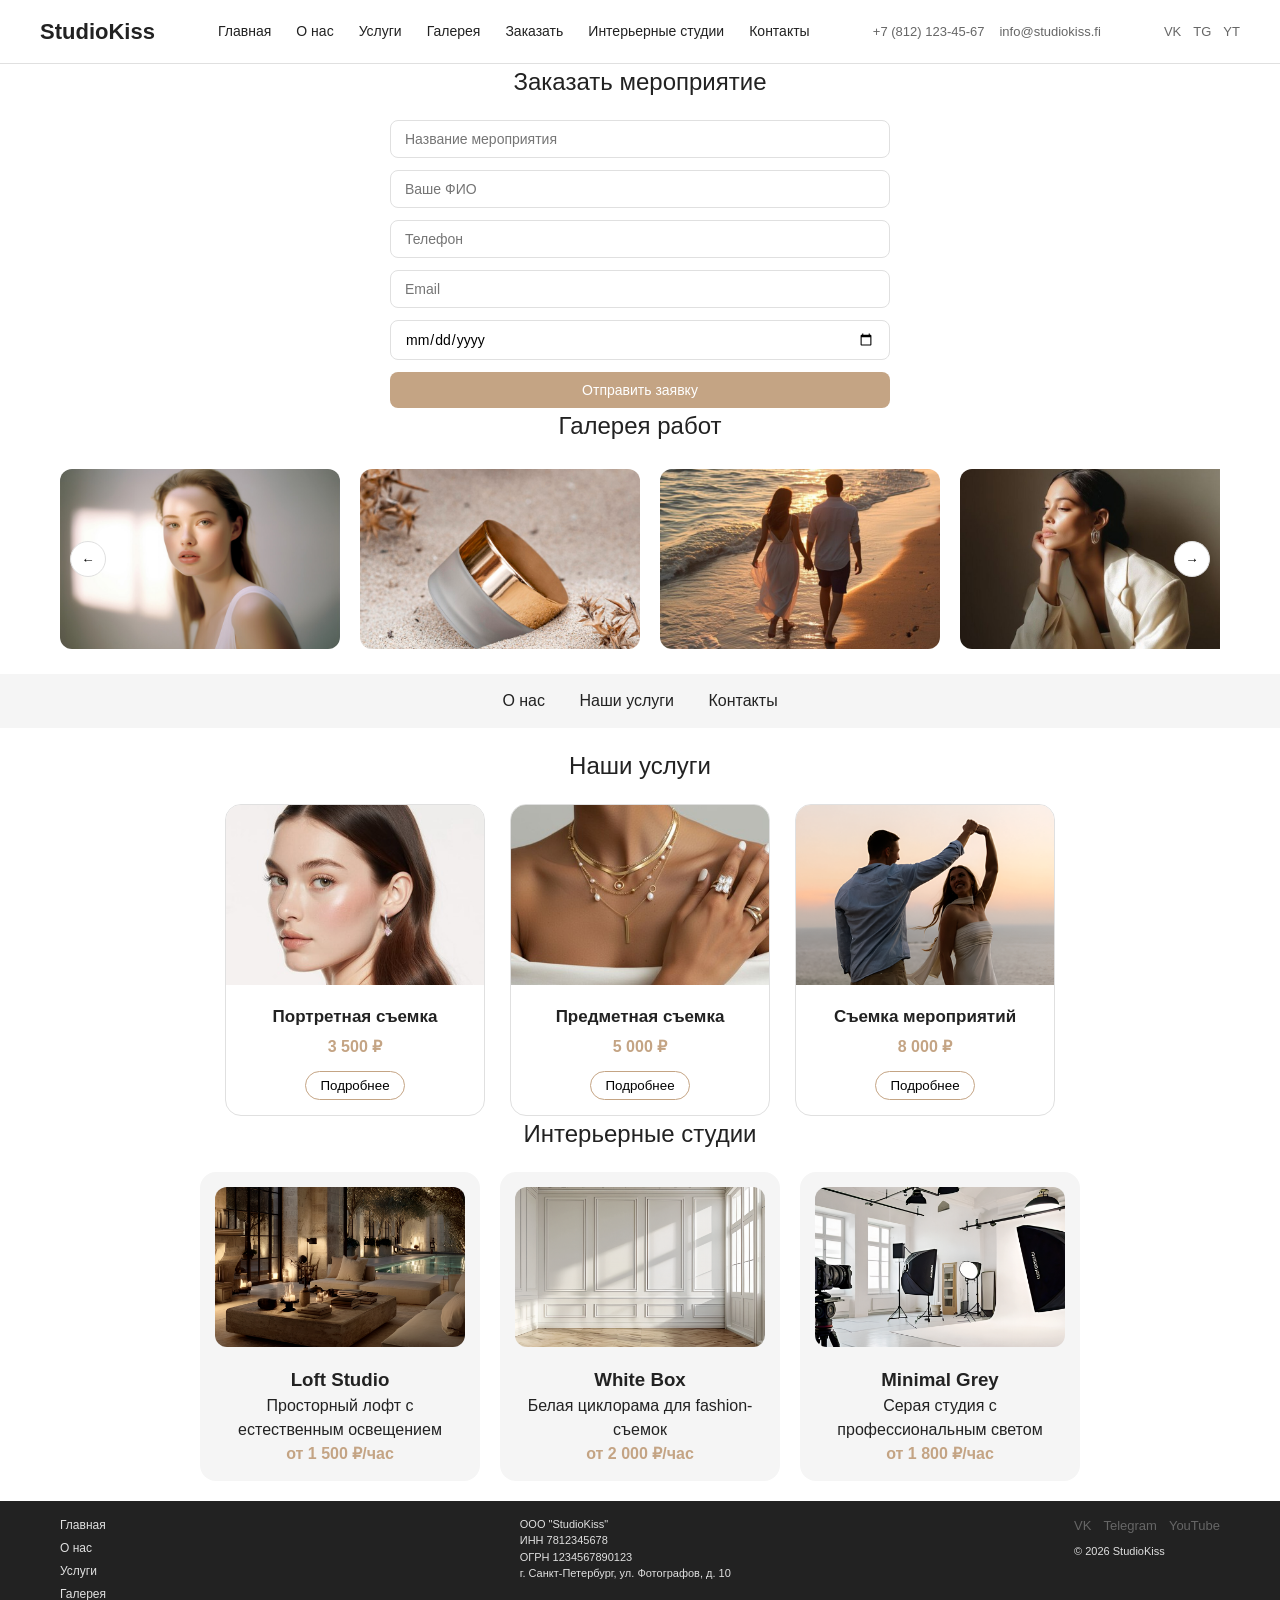
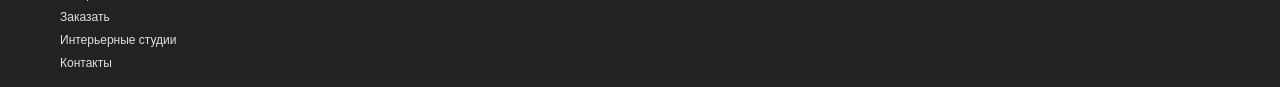
<file: index.html>
<!DOCTYPE html>
<html lang="ru">
<head>
    <meta charset="UTF-8">
    <meta name="viewport" content="width=device-width, initial-scale=1.0">
    <title>StudioKiss | Фотостудия в Санкт-Петербурге</title>
    
    <meta name="description" content="Профессиональная фотостудия StudioKiss в Санкт-Петербурге. Аренда студии, услуги фотографа, организация мероприятий.">
    <meta name="keywords" content="фотостудия спб, студия kiss, аренда студии, фотограф">
    <meta name="author" content="StudioKiss">
    <meta name="robots" content="index, follow">
    
    <link rel="stylesheet" href="css/style.css">
    <link rel="icon" href="images/favicon.ico" type="image/x-icon">
    
    <script src="plugins/ga-analytics.js"></script>
    <script src="plugins/seo-plugin.js"></script>
</head>
<body>

    <header>
        <div class="logo">StudioKiss</div>
        
        <nav>
            <a href="index.html">Главная</a>
            <a href="about.html">О нас</a>
            <a href="services.html">Услуги</a>
            <a href="gallery.html">Галерея</a>
            <a href="order.html">Заказать</a>
            <a href="interior.html">Интерьерные студии</a>
            <a href="contacts.html">Контакты</a>
        </nav>
        
        <div class="header-contacts">
            <a href="tel:+78121234567">+7 (812) 123-45-67</a>
            <a href="mailto:info@studiokiss.fi">info@studiokiss.fi</a>
        </div>
        
        <div class="socials">
            <a href="#">VK</a>
            <a href="#">TG</a>
            <a href="#">YT</a>
        </div>
    </header>

    <!-- ЗАКАЗАТЬ МЕРОПРИЯТИЕ -->
    <section class="order-section">
        <div class="container">
            <h2>Заказать мероприятие</h2>
            <form class="order-form" id="orderForm">
                <input type="text" placeholder="Название мероприятия" required>
                <input type="text" placeholder="Ваше ФИО" required>
                <input type="tel" placeholder="Телефон" required>
                <input type="email" placeholder="Email" required>
                <input type="date" required>
                <button type="submit">Отправить заявку</button>
            </form>
        </div>
    </section>

    <!-- ГАЛЕРЕЯ РАБОТ -->
    <section class="gallery-section">
        <div class="container">
            <h2>Галерея работ</h2>
            <div class="slider-container">
                <div class="slider" id="gallerySlider">
                    <img src="images/gallery/gallery-1.jpg" alt="Портретная съемка">
                    <img src="images/gallery/gallery-2.jpg" alt="Предметная съемка">
                    <img src="images/gallery/gallery-3.jpg" alt="Love-story">
                    <img src="images/gallery/gallery-4.jpg" alt="Fashion съемка">
                </div>
                <button class="slider-btn prev" onclick="slideGallery(-1)">←</button>
                <button class="slider-btn next" onclick="slideGallery(1)">→</button>
            </div>
        </div>
    </section>

    <!-- БЫСТРЫЕ ССЫЛКИ -->
    <section class="quick-links">
        <div class="container">
            <a href="about.html" class="quick-link">О нас</a>
            <a href="services.html" class="quick-link">Наши услуги</a>
            <a href="contacts.html" class="quick-link">Контакты</a>
        </div>
    </section>

    <!-- НАШИ УСЛУГИ -->
    <section class="services-section">
        <div class="container">
            <h2>Наши услуги</h2>
            <div class="services-grid">
                <div class="service-card">
                    <img src="images/services/portrait-service.jpg" alt="Портретная съемка">
                    <h3>Портретная съемка</h3>
                    <p class="price">3 500 ₽</p>
                    <button class="detail-btn" onclick="location.href='services.html'">Подробнее</button>
                </div>
                <div class="service-card">
                    <img src="images/services/product-service.jpg" alt="Предметная съемка">
                    <h3>Предметная съемка</h3>
                    <p class="price">5 000 ₽</p>
                    <button class="detail-btn" onclick="location.href='services.html'">Подробнее</button>
                </div>
                <div class="service-card">
                    <img src="images/services/event-service.png" alt="Съемка мероприятий">
                    <h3>Съемка мероприятий</h3>
                    <p class="price">8 000 ₽</p>
                    <button class="detail-btn" onclick="location.href='services.html'">Подробнее</button>
                </div>
            </div>
        </div>
    </section>

    <!-- ИНТЕРЬЕРНЫЕ СТУДИИ (ПО ЦЕНТРУ) -->
    <section class="interior-section">
        <div class="container">
            <h2>Интерьерные студии</h2>
            <div class="interior-wrapper">
                <div class="interior-slide">
                    <img src="images/interior/loft-studio.png" alt="Loft Studio" class="interior-img">
                    <h3>Loft Studio</h3>
                    <p>Просторный лофт с естественным освещением</p>
                    <span class="price">от 1 500 ₽/час</span>
                </div>
                <div class="interior-slide">
                    <img src="images/interior/white-box.png" alt="White Box" class="interior-img">
                    <h3>White Box</h3>
                    <p>Белая циклорама для fashion-съемок</p>
                    <span class="price">от 2 000 ₽/час</span>
                </div>
                <div class="interior-slide">
                    <img src="images/interior/minimal-grey.png" alt="Minimal Grey" class="interior-img">
                    <h3>Minimal Grey</h3>
                    <p>Серая студия с профессиональным светом</p>
                    <span class="price">от 1 800 ₽/час</span>
                </div>
            </div>
        </div>
    </section>

    <!-- ФУТЕР -->
    <footer>
        <div class="container">
            <div class="footer-column">
                <nav class="footer-nav">
                    <a href="index.html">Главная</a>
                    <a href="about.html">О нас</a>
                    <a href="services.html">Услуги</a>
                    <a href="gallery.html">Галерея</a>
                    <a href="order.html">Заказать</a>
                    <a href="interior.html">Интерьерные студии</a>
                    <a href="contacts.html">Контакты</a>
                </nav>
            </div>
            <div class="footer-column">
                <p class="requisites">
                    ООО "StudioKiss"<br>
                    ИНН 7812345678<br>
                    ОГРН 1234567890123<br>
                    г. Санкт-Петербург, ул. Фотографов, д. 10
                </p>
            </div>
            <div class="footer-column">
                <div class="socials">
                    <a href="#">VK</a>
                    <a href="#">Telegram</a>
                    <a href="#">YouTube</a>
                </div>
                <p class="copyright">© 2026 StudioKiss</p>
            </div>
        </div>
    </footer>

    <script src="js/main.js"></script>
</body>
</html>
</file>
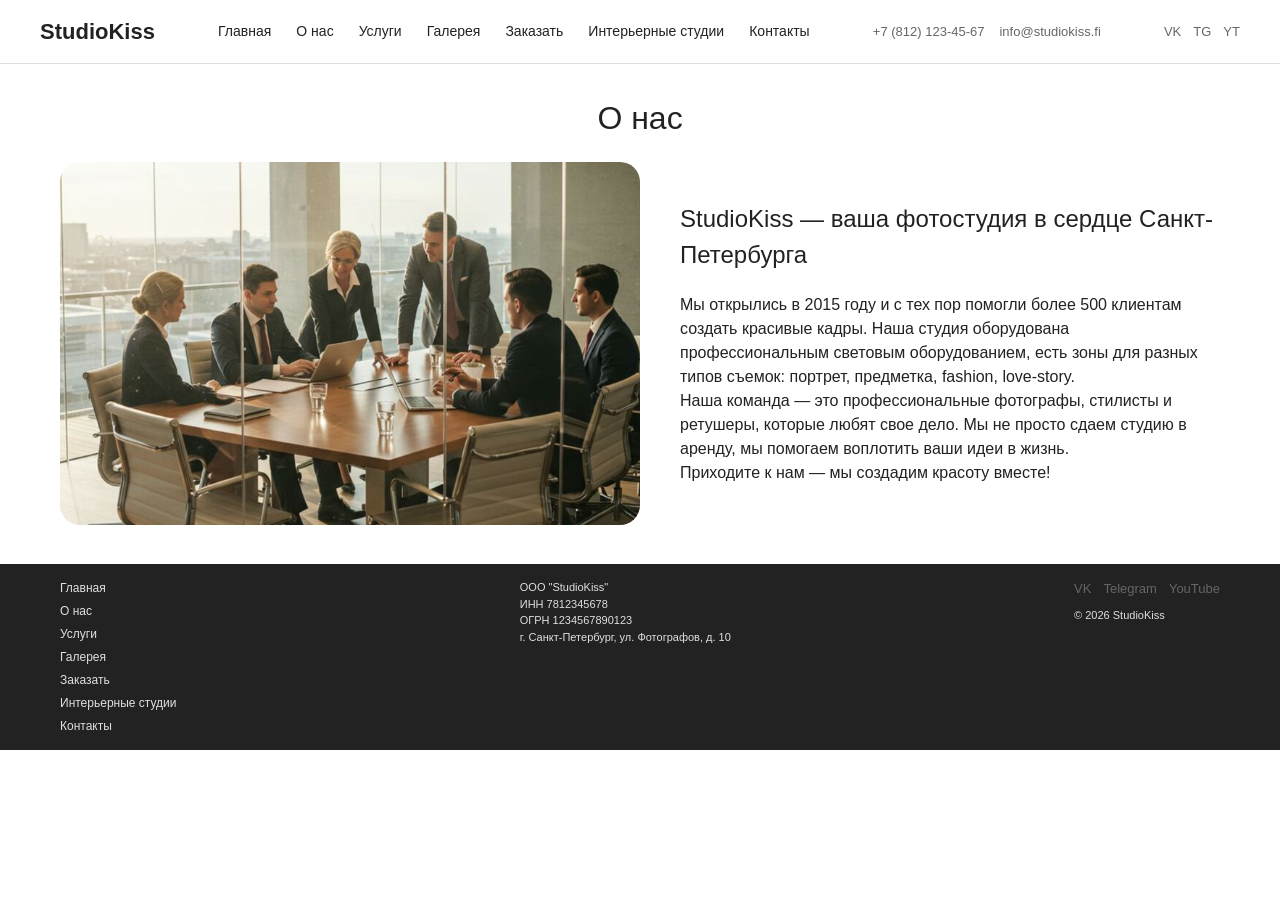
<file: about.html>
<!DOCTYPE html>
<html lang="ru">
<head>
    <meta charset="UTF-8">
    <meta name="viewport" content="width=device-width, initial-scale=1.0">
    <title>О нас | StudioKiss</title>
    <link rel="stylesheet" href="css/style.css">
    <link rel="icon" href="images/favicon.ico" type="image/x-icon">
    <script src="plugins/ga-analytics.js"></script>
    <script src="plugins/seo-plugin.js"></script>
</head>
<body>

    <header>
        <div class="logo">StudioKiss</div>
        <nav>
            <a href="index.html">Главная</a>
            <a href="about.html">О нас</a>
            <a href="services.html">Услуги</a>
            <a href="gallery.html">Галерея</a>
            <a href="order.html">Заказать</a>
            <a href="interior.html">Интерьерные студии</a>
            <a href="contacts.html">Контакты</a>
        </nav>
        <div class="header-contacts">
            <a href="tel:+78121234567">+7 (812) 123-45-67</a>
            <a href="mailto:info@studiokiss.fi">info@studiokiss.fi</a>
        </div>
        <div class="socials">
            <a href="#">VK</a>
            <a href="#">TG</a>
            <a href="#">YT</a>
        </div>
    </header>

    <main>
        <div class="container">
            <h1>О нас</h1>
            <div class="about-content">
                <img src="images/about/studio-team.jpg" alt="Команда StudioKiss" class="about-img">
                <div class="about-text">
                    <h2>StudioKiss — ваша фотостудия в сердце Санкт-Петербурга</h2>
                    <p>Мы открылись в 2015 году и с тех пор помогли более 500 клиентам создать красивые кадры. Наша студия оборудована профессиональным световым оборудованием, есть зоны для разных типов съемок: портрет, предметка, fashion, love-story.</p>
                    <p>Наша команда — это профессиональные фотографы, стилисты и ретушеры, которые любят свое дело. Мы не просто сдаем студию в аренду, мы помогаем воплотить ваши идеи в жизнь.</p>
                    <p>Приходите к нам — мы создадим красоту вместе!</p>
                </div>
            </div>
        </div>
    </main>

    <footer>
        <div class="container">
            <div class="footer-column">
                <nav class="footer-nav">
                    <a href="index.html">Главная</a>
                    <a href="about.html">О нас</a>
                    <a href="services.html">Услуги</a>
                    <a href="gallery.html">Галерея</a>
                    <a href="order.html">Заказать</a>
                    <a href="interior.html">Интерьерные студии</a>
                    <a href="contacts.html">Контакты</a>
                </nav>
            </div>
            <div class="footer-column">
                <p class="requisites">
                    ООО "StudioKiss"<br>
                    ИНН 7812345678<br>
                    ОГРН 1234567890123<br>
                    г. Санкт-Петербург, ул. Фотографов, д. 10
                </p>
            </div>
            <div class="footer-column">
                <div class="socials">
                    <a href="#">VK</a>
                    <a href="#">Telegram</a>
                    <a href="#">YouTube</a>
                </div>
                <p class="copyright">© 2026 StudioKiss</p>
            </div>
        </div>
    </footer>

    <script src="js/main.js"></script>
</body>
</html>
</file>
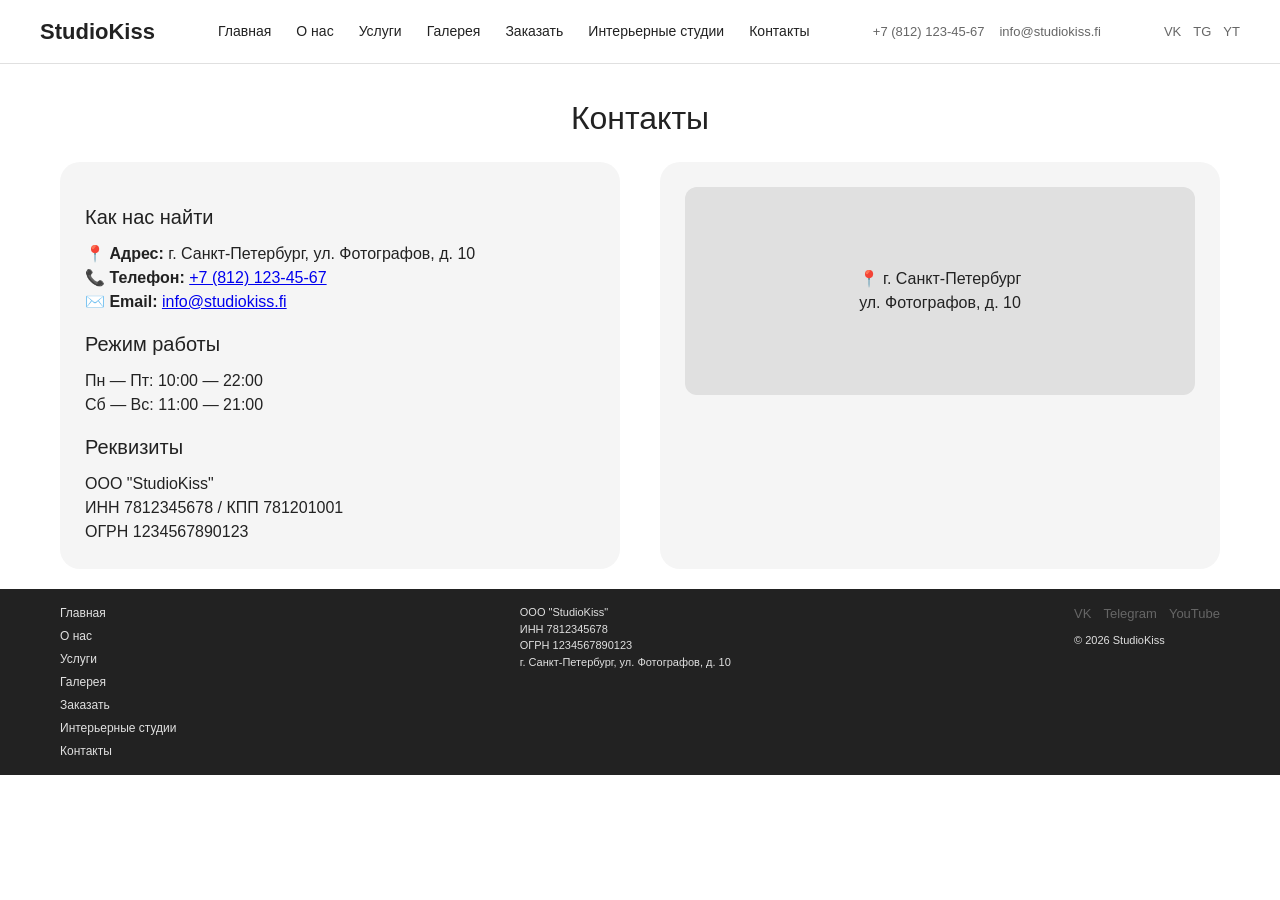
<file: contacts.html>
<!DOCTYPE html>
<html lang="ru">
<head>
    <meta charset="UTF-8">
    <meta name="viewport" content="width=device-width, initial-scale=1.0">
    <title>Контакты | StudioKiss</title>
    <link rel="stylesheet" href="css/style.css">
    <link rel="icon" href="images/favicon.ico" type="image/x-icon">
    <script src="plugins/ga-analytics.js"></script>
    <script src="plugins/seo-plugin.js"></script>
</head>
<body>

    <header>
        <div class="logo">StudioKiss</div>
        <nav>
            <a href="index.html">Главная</a>
            <a href="about.html">О нас</a>
            <a href="services.html">Услуги</a>
            <a href="gallery.html">Галерея</a>
            <a href="order.html">Заказать</a>
            <a href="interior.html">Интерьерные студии</a>
            <a href="contacts.html">Контакты</a>
        </nav>
        <div class="header-contacts">
            <a href="tel:+78121234567">+7 (812) 123-45-67</a>
            <a href="mailto:info@studiokiss.fi">info@studiokiss.fi</a>
        </div>
        <div class="socials">
            <a href="#">VK</a>
            <a href="#">TG</a>
            <a href="#">YT</a>
        </div>
    </header>

    <main>
        <div class="container">
            <h1>Контакты</h1>
            <div class="contacts-grid">
                <div class="contacts-info">
                    <h2>Как нас найти</h2>
                    <p><strong>📍 Адрес:</strong> г. Санкт-Петербург, ул. Фотографов, д. 10</p>
                    <p><strong>📞 Телефон:</strong> <a href="tel:+78121234567">+7 (812) 123-45-67</a></p>
                    <p><strong>✉️ Email:</strong> <a href="mailto:info@studiokiss.fi">info@studiokiss.fi</a></p>
                    
                    <h2>Режим работы</h2>
                    <p>Пн — Пт: 10:00 — 22:00</p>
                    <p>Сб — Вс: 11:00 — 21:00</p>
                    
                    <h2>Реквизиты</h2>
                    <p>ООО "StudioKiss"</p>
                    <p>ИНН 7812345678 / КПП 781201001</p>
                    <p>ОГРН 1234567890123</p>
                </div>
                <div class="contacts-map">
                    <div class="map-placeholder">
                        📍 г. Санкт-Петербург<br>
                        ул. Фотографов, д. 10
                    </div>
                </div>
            </div>
        </div>
    </main>

    <footer>
        <div class="container">
            <div class="footer-column">
                <nav class="footer-nav">
                    <a href="index.html">Главная</a>
                    <a href="about.html">О нас</a>
                    <a href="services.html">Услуги</a>
                    <a href="gallery.html">Галерея</a>
                    <a href="order.html">Заказать</a>
                    <a href="interior.html">Интерьерные студии</a>
                    <a href="contacts.html">Контакты</a>
                </nav>
            </div>
            <div class="footer-column">
                <p class="requisites">
                    ООО "StudioKiss"<br>
                    ИНН 7812345678<br>
                    ОГРН 1234567890123<br>
                    г. Санкт-Петербург, ул. Фотографов, д. 10
                </p>
            </div>
            <div class="footer-column">
                <div class="socials">
                    <a href="#">VK</a>
                    <a href="#">Telegram</a>
                    <a href="#">YouTube</a>
                </div>
                <p class="copyright">© 2026 StudioKiss</p>
            </div>
        </div>
    </footer>

    <script src="js/main.js"></script>
</body>
</html>
</file>
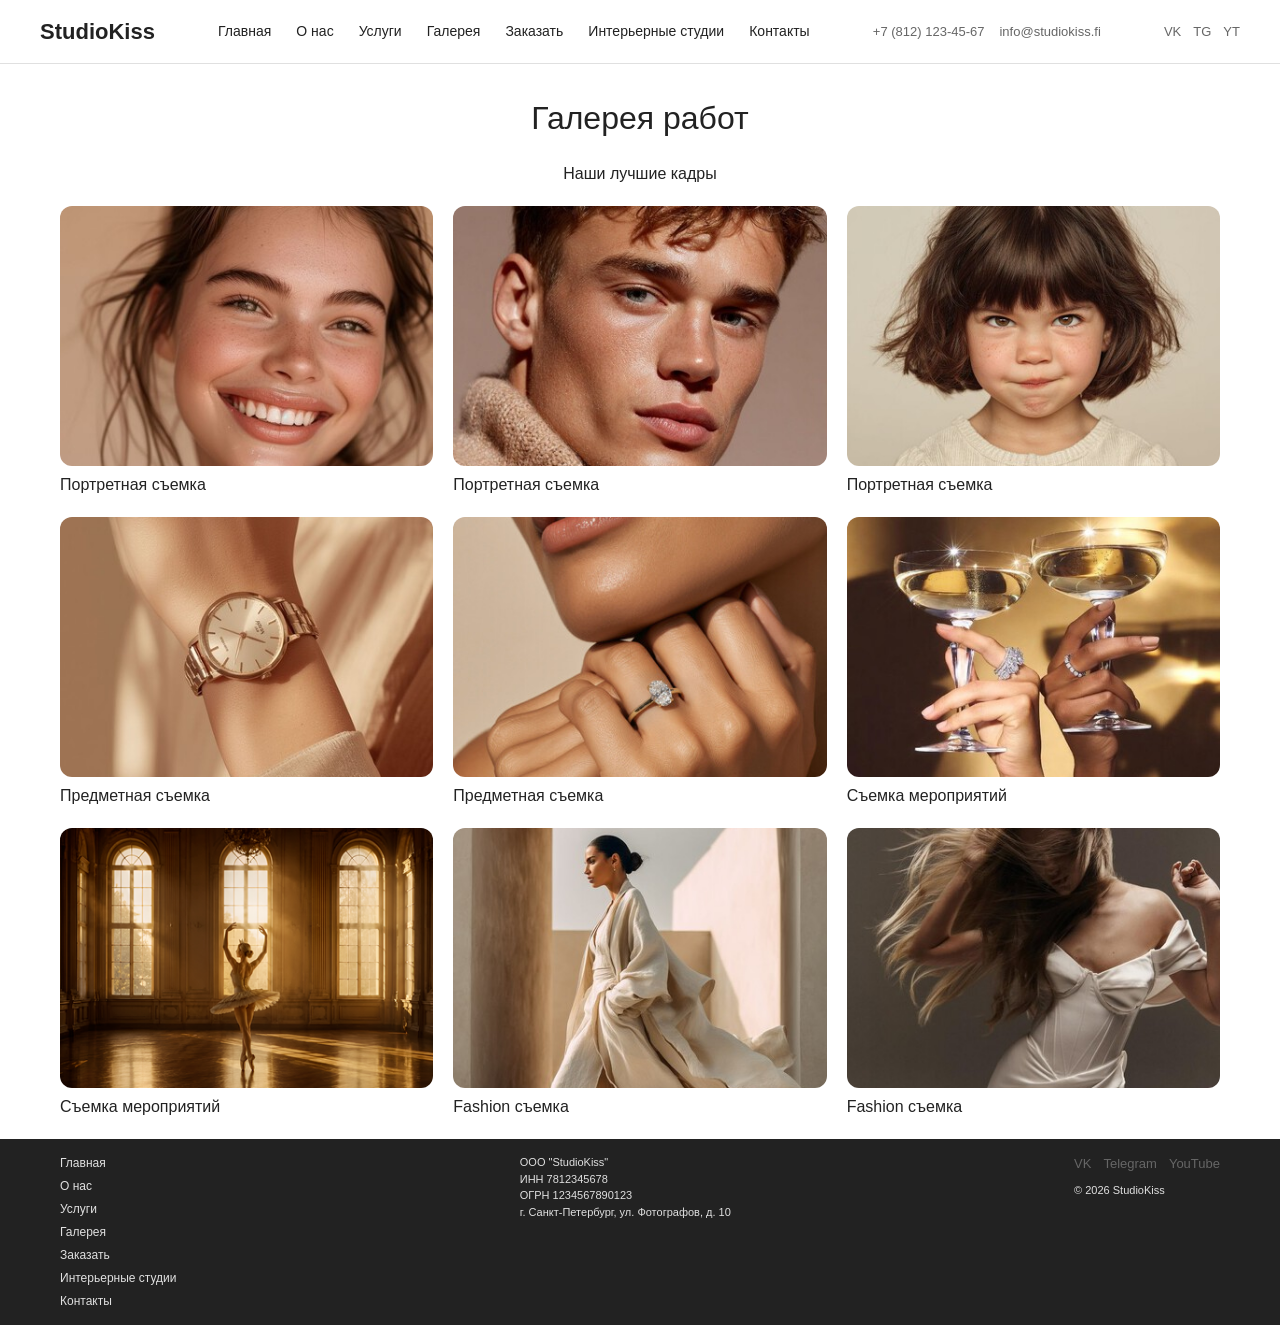
<file: gallery.html>
<!DOCTYPE html>
<html lang="ru">
<head>
    <meta charset="UTF-8">
    <meta name="viewport" content="width=device-width, initial-scale=1.0">
    <title>Галерея работ | StudioKiss</title>
    <link rel="stylesheet" href="css/style.css">
    <link rel="icon" href="images/favicon.ico" type="image/x-icon">
    <script src="plugins/ga-analytics.js"></script>
    <script src="plugins/seo-plugin.js"></script>
</head>
<body>

    <header>
        <div class="logo">StudioKiss</div>
        <nav>
            <a href="index.html">Главная</a>
            <a href="about.html">О нас</a>
            <a href="services.html">Услуги</a>
            <a href="gallery.html">Галерея</a>
            <a href="order.html">Заказать</a>
            <a href="interior.html">Интерьерные студии</a>
            <a href="contacts.html">Контакты</a>
        </nav>
        <div class="header-contacts">
            <a href="tel:+78121234567">+7 (812) 123-45-67</a>
            <a href="mailto:info@studiokiss.fi">info@studiokiss.fi</a>
        </div>
        <div class="socials">
            <a href="#">VK</a>
            <a href="#">TG</a>
            <a href="#">YT</a>
        </div>
    </header>

    <main>
        <div class="container">
            <h1>Галерея работ</h1>
            <p style="text-align: center; margin-bottom: 20px;">Наши лучшие кадры</p>
            
            <div class="gallery-grid">
                <div class="gallery-item">
                    <img src="images/gallery-page/gallery-portrait-1.jpg" alt="Портрет 1">
                    <div class="gallery-caption">Портретная съемка</div>
                </div>
                <div class="gallery-item">
                    <img src="images/gallery-page/gallery-portrait-2.jpg" alt="Портрет 2">
                    <div class="gallery-caption">Портретная съемка</div>
                </div>
                <div class="gallery-item">
                    <img src="images/gallery-page/gallery-portrait-3.jpg" alt="Портрет 3">
                    <div class="gallery-caption">Портретная съемка</div>
                </div>
                <div class="gallery-item">
                    <img src="images/gallery-page/gallery-product-1.jpg" alt="Предметная съемка 1">
                    <div class="gallery-caption">Предметная съемка</div>
                </div>
                <div class="gallery-item">
                    <img src="images/gallery-page/gallery-product-2.jpg" alt="Предметная съемка 2">
                    <div class="gallery-caption">Предметная съемка</div>
                </div>
                <div class="gallery-item">
                    <img src="images/gallery-page/gallery-event-1.jpg" alt="Мероприятие 1">
                    <div class="gallery-caption">Съемка мероприятий</div>
                </div>
                <div class="gallery-item">
                    <img src="images/gallery-page/gallery-event-2.png" alt="Мероприятие 2">
                    <div class="gallery-caption">Съемка мероприятий</div>
                </div>
                <div class="gallery-item">
                    <img src="images/gallery-page/gallery-fashion-1.jpg" alt="Fashion 1">
                    <div class="gallery-caption">Fashion съемка</div>
                </div>
                <div class="gallery-item">
                    <img src="images/gallery-page/gallery-fashion-2.jpg" alt="Fashion 2">
                    <div class="gallery-caption">Fashion съемка</div>
                </div>
            </div>
        </div>
    </main>

    <footer>
        <div class="container">
            <div class="footer-column">
                <nav class="footer-nav">
                    <a href="index.html">Главная</a>
                    <a href="about.html">О нас</a>
                    <a href="services.html">Услуги</a>
                    <a href="gallery.html">Галерея</a>
                    <a href="order.html">Заказать</a>
                    <a href="interior.html">Интерьерные студии</a>
                    <a href="contacts.html">Контакты</a>
                </nav>
            </div>
            <div class="footer-column">
                <p class="requisites">
                    ООО "StudioKiss"<br>
                    ИНН 7812345678<br>
                    ОГРН 1234567890123<br>
                    г. Санкт-Петербург, ул. Фотографов, д. 10
                </p>
            </div>
            <div class="footer-column">
                <div class="socials">
                    <a href="#">VK</a>
                    <a href="#">Telegram</a>
                    <a href="#">YouTube</a>
                </div>
                <p class="copyright">© 2026 StudioKiss</p>
            </div>
        </div>
    </footer>

    <script src="js/main.js"></script>
</body>
</html>
</file>
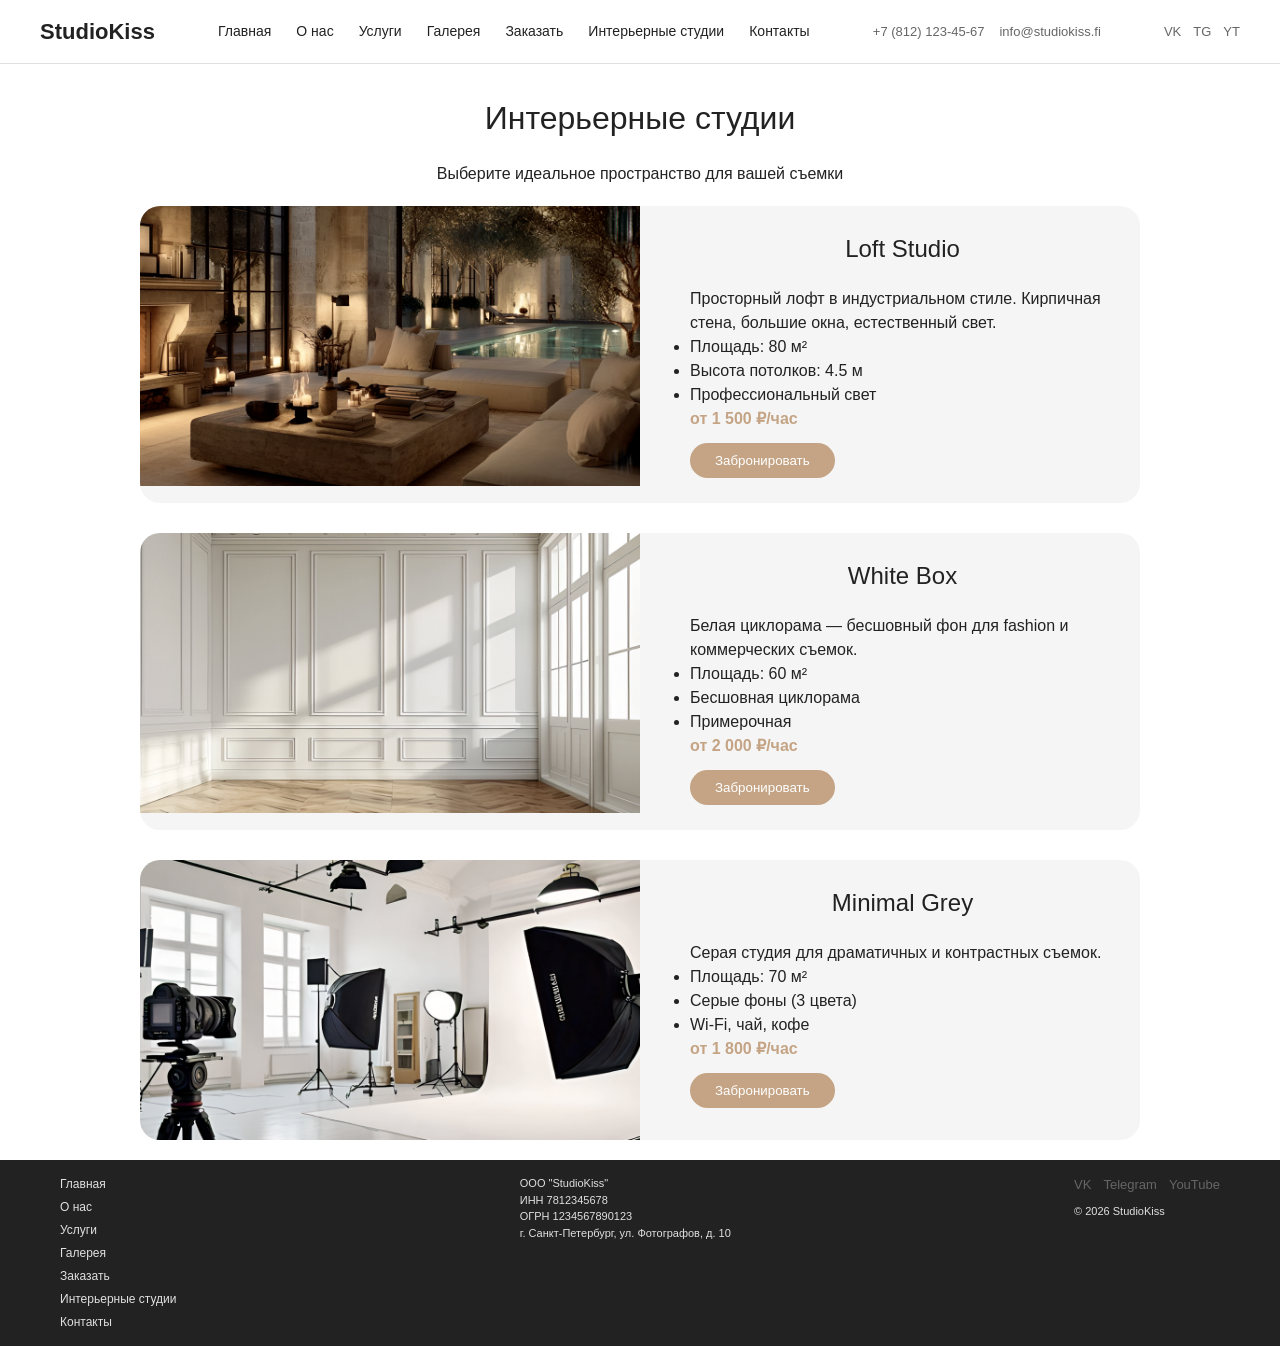
<file: interior.html>
<!DOCTYPE html>
<html lang="ru">
<head>
    <meta charset="UTF-8">
    <meta name="viewport" content="width=device-width, initial-scale=1.0">
    <title>Интерьерные студии | StudioKiss</title>
    <link rel="stylesheet" href="css/style.css">
    <link rel="icon" href="images/favicon.ico" type="image/x-icon">
    <script src="plugins/ga-analytics.js"></script>
    <script src="plugins/seo-plugin.js"></script>
</head>
<body>

    <header>
        <div class="logo">StudioKiss</div>
        <nav>
            <a href="index.html">Главная</a>
            <a href="about.html">О нас</a>
            <a href="services.html">Услуги</a>
            <a href="gallery.html">Галерея</a>
            <a href="order.html">Заказать</a>
            <a href="interior.html">Интерьерные студии</a>
            <a href="contacts.html">Контакты</a>
        </nav>
        <div class="header-contacts">
            <a href="tel:+78121234567">+7 (812) 123-45-67</a>
            <a href="mailto:info@studiokiss.fi">info@studiokiss.fi</a>
        </div>
        <div class="socials">
            <a href="#">VK</a>
            <a href="#">TG</a>
            <a href="#">YT</a>
        </div>
    </header>

    <main>
        <div class="container">
            <h1>Интерьерные студии</h1>
            <p style="text-align: center; margin-bottom: 20px;">Выберите идеальное пространство для вашей съемки</p>
            
            <div class="studios-grid">
                <div class="studio-card">
                    <img src="images/interior/loft-studio.png" alt="Loft Studio">
                    <div class="studio-info">
                        <h2>Loft Studio</h2>
                        <p class="description">Просторный лофт в индустриальном стиле. Кирпичная стена, большие окна, естественный свет.</p>
                        <ul class="studio-features">
                            <li>Площадь: 80 м²</li>
                            <li>Высота потолков: 4.5 м</li>
                            <li>Профессиональный свет</li>
                        </ul>
                        <p class="price">от 1 500 ₽/час</p>
                        <button class="order-studio-btn" onclick="location.href='order.html'">Забронировать</button>
                    </div>
                </div>
                
                <div class="studio-card">
                    <img src="images/interior/white-box.png" alt="White Box">
                    <div class="studio-info">
                        <h2>White Box</h2>
                        <p class="description">Белая циклорама — бесшовный фон для fashion и коммерческих съемок.</p>
                        <ul class="studio-features">
                            <li>Площадь: 60 м²</li>
                            <li>Бесшовная циклорама</li>
                            <li>Примерочная</li>
                        </ul>
                        <p class="price">от 2 000 ₽/час</p>
                        <button class="order-studio-btn" onclick="location.href='order.html'">Забронировать</button>
                    </div>
                </div>
                
                <div class="studio-card">
                    <img src="images/interior/minimal-grey.png" alt="Minimal Grey">
                    <div class="studio-info">
                        <h2>Minimal Grey</h2>
                        <p class="description">Серая студия для драматичных и контрастных съемок.</p>
                        <ul class="studio-features">
                            <li>Площадь: 70 м²</li>
                            <li>Серые фоны (3 цвета)</li>
                            <li>Wi-Fi, чай, кофе</li>
                        </ul>
                        <p class="price">от 1 800 ₽/час</p>
                        <button class="order-studio-btn" onclick="location.href='order.html'">Забронировать</button>
                    </div>
                </div>
            </div>
        </div>
    </main>

    <footer>
        <div class="container">
            <div class="footer-column">
                <nav class="footer-nav">
                    <a href="index.html">Главная</a>
                    <a href="about.html">О нас</a>
                    <a href="services.html">Услуги</a>
                    <a href="gallery.html">Галерея</a>
                    <a href="order.html">Заказать</a>
                    <a href="interior.html">Интерьерные студии</a>
                    <a href="contacts.html">Контакты</a>
                </nav>
            </div>
            <div class="footer-column">
                <p class="requisites">
                    ООО "StudioKiss"<br>
                    ИНН 7812345678<br>
                    ОГРН 1234567890123<br>
                    г. Санкт-Петербург, ул. Фотографов, д. 10
                </p>
            </div>
            <div class="footer-column">
                <div class="socials">
                    <a href="#">VK</a>
                    <a href="#">Telegram</a>
                    <a href="#">YouTube</a>
                </div>
                <p class="copyright">© 2026 StudioKiss</p>
            </div>
        </div>
    </footer>

    <script src="js/main.js"></script>
</body>
</html>
</file>
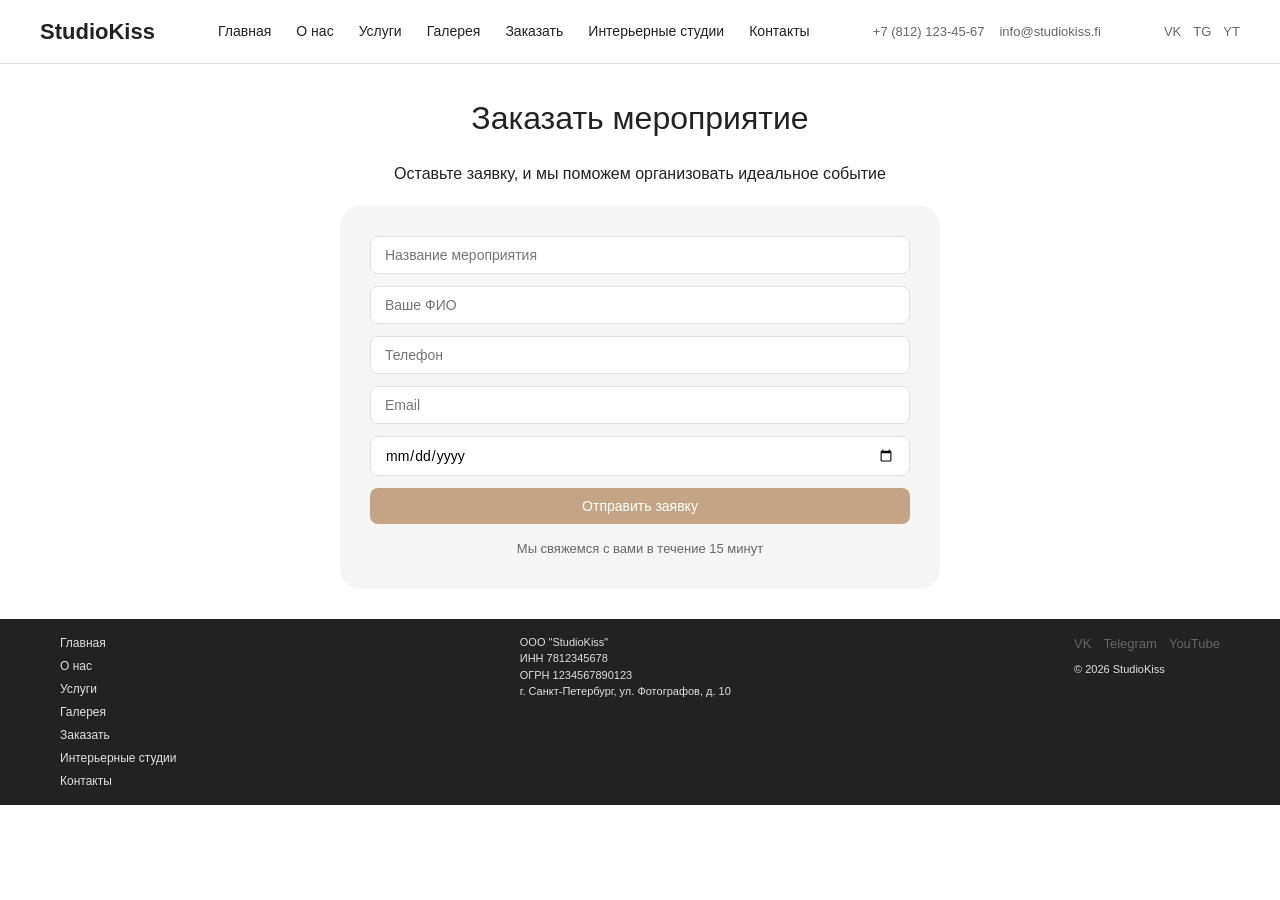
<file: order.html>
<!DOCTYPE html>
<html lang="ru">
<head>
    <meta charset="UTF-8">
    <meta name="viewport" content="width=device-width, initial-scale=1.0">
    <title>Заказать мероприятие | StudioKiss</title>
    <link rel="stylesheet" href="css/style.css">
    <link rel="icon" href="images/favicon.ico" type="image/x-icon">
    <script src="plugins/ga-analytics.js"></script>
    <script src="plugins/seo-plugin.js"></script>
    <style>
        .order-page-form {
            max-width: 600px;
            margin: 20px auto 30px auto;
            background: var(--light-gray);
            padding: 30px;
            border-radius: 20px;
        }
        .order-page-form .order-form {
            max-width: 100%;
        }
        .form-note {
            text-align: center;
            margin-top: 15px;
            color: var(--dark-gray);
            font-size: 13px;
        }
    </style>
</head>
<body>

    <header>
        <div class="logo">StudioKiss</div>
        <nav>
            <a href="index.html">Главная</a>
            <a href="about.html">О нас</a>
            <a href="services.html">Услуги</a>
            <a href="gallery.html">Галерея</a>
            <a href="order.html">Заказать</a>
            <a href="interior.html">Интерьерные студии</a>
            <a href="contacts.html">Контакты</a>
        </nav>
        <div class="header-contacts">
            <a href="tel:+78121234567">+7 (812) 123-45-67</a>
            <a href="mailto:info@studiokiss.fi">info@studiokiss.fi</a>
        </div>
        <div class="socials">
            <a href="#">VK</a>
            <a href="#">TG</a>
            <a href="#">YT</a>
        </div>
    </header>

    <main>
        <div class="container">
            <h1>Заказать мероприятие</h1>
            <p style="text-align: center; margin-bottom: 20px;">Оставьте заявку, и мы поможем организовать идеальное событие</p>
            
            <div class="order-page-form">
                <form class="order-form" id="orderPageForm">
                    <input type="text" placeholder="Название мероприятия" required>
                    <input type="text" placeholder="Ваше ФИО" required>
                    <input type="tel" placeholder="Телефон" required>
                    <input type="email" placeholder="Email" required>
                    <input type="date" required>
                    <button type="submit">Отправить заявку</button>
                </form>
                <div class="form-note">
                    Мы свяжемся с вами в течение 15 минут
                </div>
            </div>
        </div>
    </main>

    <footer>
        <div class="container">
            <div class="footer-column">
                <nav class="footer-nav">
                    <a href="index.html">Главная</a>
                    <a href="about.html">О нас</a>
                    <a href="services.html">Услуги</a>
                    <a href="gallery.html">Галерея</a>
                    <a href="order.html">Заказать</a>
                    <a href="interior.html">Интерьерные студии</a>
                    <a href="contacts.html">Контакты</a>
                </nav>
            </div>
            <div class="footer-column">
                <p class="requisites">
                    ООО "StudioKiss"<br>
                    ИНН 7812345678<br>
                    ОГРН 1234567890123<br>
                    г. Санкт-Петербург, ул. Фотографов, д. 10
                </p>
            </div>
            <div class="footer-column">
                <div class="socials">
                    <a href="#">VK</a>
                    <a href="#">Telegram</a>
                    <a href="#">YouTube</a>
                </div>
                <p class="copyright">© 2026 StudioKiss</p>
            </div>
        </div>
    </footer>

    <script>
        const orderPageForm = document.getElementById('orderPageForm');
        if (orderPageForm) {
            orderPageForm.addEventListener('submit', function(e) {
                e.preventDefault();
                const inputs = this.querySelectorAll('input');
                let isEmpty = false;
                for (let i = 0; i < inputs.length; i++) {
                    if (!inputs[i].value.trim()) isEmpty = true;
                }
                if (isEmpty) {
                    alert('Пожалуйста, заполните все поля формы');
                    return;
                }
                alert('Спасибо! Ваша заявка принята. Мы свяжемся с вами в ближайшее время.');
                this.reset();
            });
        }
    </script>
</body>
</html>
</file>
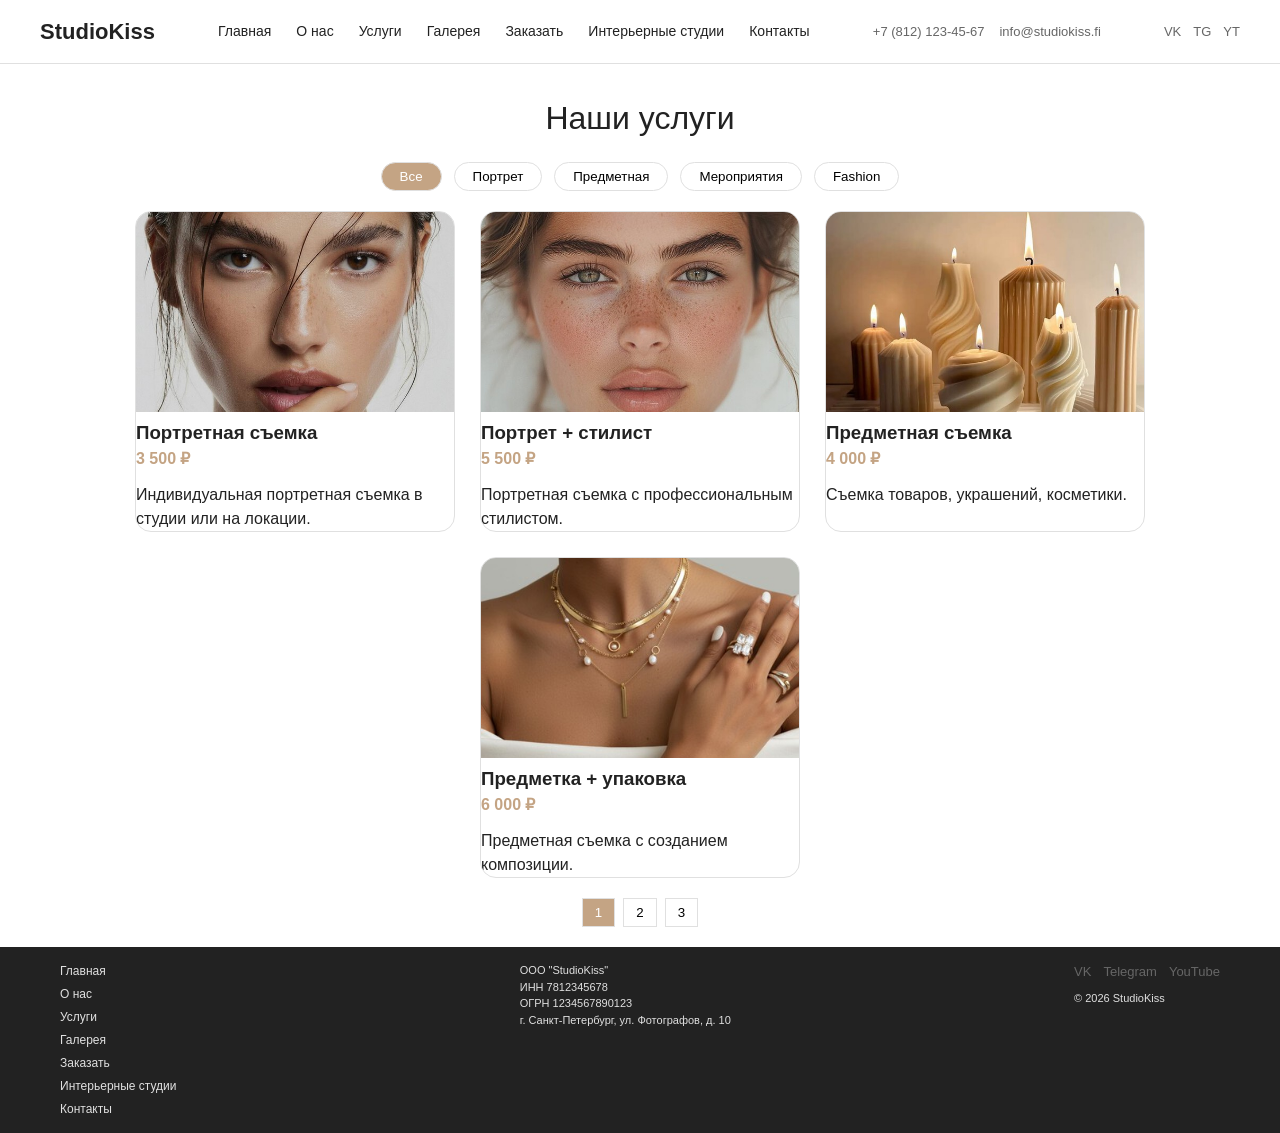
<file: services.html>
<!DOCTYPE html>
<html lang="ru">
<head>
    <meta charset="UTF-8">
    <meta name="viewport" content="width=device-width, initial-scale=1.0">
    <title>Наши услуги | StudioKiss</title>
    <link rel="stylesheet" href="css/style.css">
    <link rel="icon" href="images/favicon.ico" type="image/x-icon">
    <script src="plugins/ga-analytics.js"></script>
    <script src="plugins/seo-plugin.js"></script>
</head>
<body>

    <header>
        <div class="logo">StudioKiss</div>
        <nav>
            <a href="index.html">Главная</a>
            <a href="about.html">О нас</a>
            <a href="services.html">Услуги</a>
            <a href="gallery.html">Галерея</a>
            <a href="order.html">Заказать</a>
            <a href="interior.html">Интерьерные студии</a>
            <a href="contacts.html">Контакты</a>
        </nav>
        <div class="header-contacts">
            <a href="tel:+78121234567">+7 (812) 123-45-67</a>
            <a href="mailto:info@studiokiss.fi">info@studiokiss.fi</a>
        </div>
        <div class="socials">
            <a href="#">VK</a>
            <a href="#">TG</a>
            <a href="#">YT</a>
        </div>
    </header>

    <main>
        <div class="container">
            <h1>Наши услуги</h1>
            
            <div class="filter-buttons">
                <button class="filter-btn active" data-category="all">Все</button>
                <button class="filter-btn" data-category="portrait">Портрет</button>
                <button class="filter-btn" data-category="product">Предметная</button>
                <button class="filter-btn" data-category="event">Мероприятия</button>
                <button class="filter-btn" data-category="fashion">Fashion</button>
            </div>
            
            <div class="services-list" id="servicesList"></div>
            <div class="pagination" id="pagination"></div>
        </div>
    </main>

    <footer>
        <div class="container">
            <div class="footer-column">
                <nav class="footer-nav">
                    <a href="index.html">Главная</a>
                    <a href="about.html">О нас</a>
                    <a href="services.html">Услуги</a>
                    <a href="gallery.html">Галерея</a>
                    <a href="order.html">Заказать</a>
                    <a href="interior.html">Интерьерные студии</a>
                    <a href="contacts.html">Контакты</a>
                </nav>
            </div>
            <div class="footer-column">
                <p class="requisites">
                    ООО "StudioKiss"<br>
                    ИНН 7812345678<br>
                    ОГРН 1234567890123<br>
                    г. Санкт-Петербург, ул. Фотографов, д. 10
                </p>
            </div>
            <div class="footer-column">
                <div class="socials">
                    <a href="#">VK</a>
                    <a href="#">Telegram</a>
                    <a href="#">YouTube</a>
                </div>
                <p class="copyright">© 2026 StudioKiss</p>
            </div>
        </div>
    </footer>

    <script>
        const servicesData = [
            { id: 1, name: "Портретная съемка", price: "3 500 ₽", description: "Индивидуальная портретная съемка в студии или на локации.", category: "portrait", img: "images/services/portrait-full.jpg" },
            { id: 2, name: "Портрет + стилист", price: "5 500 ₽", description: "Портретная съемка с профессиональным стилистом.", category: "portrait", img: "images/services/beauty-full.jpg" },
            { id: 3, name: "Предметная съемка", price: "4 000 ₽", description: "Съемка товаров, украшений, косметики.", category: "product", img: "images/services/product-full.jpg" },
            { id: 4, name: "Предметка + упаковка", price: "6 000 ₽", description: "Предметная съемка с созданием композиции.", category: "product", img: "images/services/product-service.jpg" },
            { id: 5, name: "Съемка мероприятий", price: "8 000 ₽", description: "2 часа съемки вашего события.", category: "event", img: "images/services/event-full.png" },
            { id: 6, name: "Свадебная съемка", price: "15 000 ₽", description: "Full-day съемка свадьбы, 300+ фото.", category: "event", img: "images/services/event-service.png" },
            { id: 7, name: "Fashion съемка", price: "7 000 ₽", description: "Студийная fashion съемка с визажистом.", category: "fashion", img: "images/services/fashion-full.png" },
            { id: 8, name: "Lookbook", price: "10 000 ₽", description: "Съемка коллекции одежды для Lookbook.", category: "fashion", img: "images/gallery/gallery-4.jpg" },
            { id: 9, name: "Семейная съемка", price: "6 000 ₽", description: "Семейная фотосессия на природе или в студии.", category: "portrait", img: "images/services/family-full.jpg" }
        ];

        let currentCategory = "all";
        let currentPage = 1;
        const itemsPerPage = 4;

        function renderServices() {
            let filtered = servicesData;
            if (currentCategory !== "all") {
                filtered = servicesData.filter(function(s) {
                    return s.category === currentCategory;
                });
            }
            
            const totalPages = Math.ceil(filtered.length / itemsPerPage);
            const start = (currentPage - 1) * itemsPerPage;
            const paginated = filtered.slice(start, start + itemsPerPage);
            
            const container = document.getElementById("servicesList");
            if (!container) return;
            
            let html = "";
            for (let i = 0; i < paginated.length; i++) {
                const service = paginated[i];
                html += '<div class="service-item">';
                html += '<img src="' + service.img + '" alt="' + service.name + '">';
                html += '<h3>' + service.name + '</h3>';
                html += '<p class="price">' + service.price + '</p>';
                html += '<p class="description">' + service.description + '</p>';
                html += '</div>';
            }
            container.innerHTML = html;
            
            const paginationContainer = document.getElementById("pagination");
            if (!paginationContainer) return;
            
            if (totalPages <= 1) {
                paginationContainer.innerHTML = "";
                return;
            }
            
            let paginationHtml = "";
            for (let i = 1; i <= totalPages; i++) {
                const activeClass = (i === currentPage) ? 'active' : '';
                paginationHtml += '<button class="page-btn ' + activeClass + '" data-page="' + i + '">' + i + '</button>';
            }
            paginationContainer.innerHTML = paginationHtml;
            
            const pageBtns = document.querySelectorAll(".page-btn");
            for (let j = 0; j < pageBtns.length; j++) {
                pageBtns[j].addEventListener("click", function() {
                    currentPage = parseInt(this.getAttribute("data-page"));
                    renderServices();
                });
            }
        }

        const filterBtns = document.querySelectorAll(".filter-btn");
        for (let k = 0; k < filterBtns.length; k++) {
            filterBtns[k].addEventListener("click", function() {
                for (let m = 0; m < filterBtns.length; m++) {
                    filterBtns[m].classList.remove("active");
                }
                this.classList.add("active");
                currentCategory = this.getAttribute("data-category");
                currentPage = 1;
                renderServices();
            });
        }

        renderServices();
    </script>
</body>
</html>
</file>
<file: css/style.css>
/* ===== CSS ПЕРЕМЕННЫЕ ===== */
:root {
    --white: #FFFFFF;
    --light-gray: #F5F5F5;
    --gray: #E0E0E0;
    --dark-gray: #666666;
    --black: #222222;
    --accent: #C4A484;
    --accent-hover: #B59B7A;
}

* {
    margin: 0;
    padding: 0;
    box-sizing: border-box;
}

body {
    font-family: 'Inter', -apple-system, BlinkMacSystemFont, 'Segoe UI', sans-serif;
    background-color: var(--white);
    color: var(--black);
    line-height: 1.5;
}

.container {
    max-width: 1200px;
    margin: 0 auto;
    padding: 0 20px;
}

/* ===== ШАПКА ===== */
header {
    background: var(--white);
    border-bottom: 1px solid var(--gray);
    padding: 15px 40px;
    display: flex;
    justify-content: space-between;
    align-items: center;
    flex-wrap: wrap;
    gap: 15px;
}

.logo {
    font-size: 22px;
    font-weight: 600;
    color: var(--black);
}

nav {
    display: flex;
    gap: 25px;
    flex-wrap: wrap;
}

nav a {
    text-decoration: none;
    color: var(--black);
    font-size: 14px;
}

.header-contacts {
    display: flex;
    gap: 15px;
}

.header-contacts a {
    text-decoration: none;
    color: var(--dark-gray);
    font-size: 13px;
}

.socials {
    display: flex;
    gap: 12px;
}

.socials a {
    text-decoration: none;
    color: var(--dark-gray);
    font-size: 13px;
}

/* ===== ОСНОВНОЙ КОНТЕНТ ===== */
main {
    min-height: 50vh;
}

h1 {
    font-size: 32px;
    font-weight: 500;
    text-align: center;
    margin: 30px 0 20px 0;
}

h2 {
    font-size: 24px;
    font-weight: 500;
    margin-bottom: 20px;
    text-align: center;
}

/* ===== ФОРМА ===== */
.order-form {
    max-width: 500px;
    margin: 0 auto;
    display: flex;
    flex-direction: column;
    gap: 12px;
}

.order-form input,
.order-form button {
    padding: 10px 14px;
    border: 1px solid var(--gray);
    border-radius: 8px;
    font-size: 14px;
    font-family: inherit;
}

.order-form button {
    background: var(--accent);
    color: var(--white);
    border: none;
    cursor: pointer;
}

/* ===== СЛАЙДЕР ===== */
.slider-container {
    position: relative;
}

.slider {
    display: flex;
    overflow-x: auto;
    gap: 20px;
    padding: 5px 0;
}

.slider img {
    width: 280px;
    height: 180px;
    object-fit: cover;
    border-radius: 12px;
    flex-shrink: 0;
}

.slider-btn {
    position: absolute;
    top: 50%;
    transform: translateY(-50%);
    background: var(--white);
    border: 1px solid var(--gray);
    border-radius: 50%;
    width: 36px;
    height: 36px;
    cursor: pointer;
}

.prev { left: 10px; }
.next { right: 10px; }

/* ===== БЫСТРЫЕ ССЫЛКИ ===== */
.quick-links {
    background: var(--light-gray);
    text-align: center;
    padding: 15px 0;
    margin: 20px 0;
}

.quick-link {
    display: inline-block;
    margin: 0 15px;
    text-decoration: none;
    color: var(--black);
    font-weight: 500;
}

/* ===== УСЛУГИ ===== */
.services-grid {
    display: flex;
    gap: 25px;
    justify-content: center;
    flex-wrap: wrap;
}

.service-card {
    border: 1px solid var(--gray);
    border-radius: 16px;
    overflow: hidden;
    width: 260px;
    text-align: center;
}

.service-card img {
    width: 100%;
    height: 180px;
    object-fit: cover;
}

.service-card h3 {
    margin: 12px 0 5px;
    font-size: 17px;
}

.price {
    color: var(--accent);
    font-weight: 600;
    margin-bottom: 12px;
}

.detail-btn {
    background: none;
    border: 1px solid var(--accent);
    padding: 6px 14px;
    border-radius: 30px;
    margin-bottom: 15px;
    cursor: pointer;
}

/* ===== ИНТЕРЬЕРНЫЕ СТУДИИ ===== */
.interior-wrapper {
    display: flex;
    justify-content: center;
    flex-wrap: wrap;
    gap: 20px;
}

.interior-slide {
    flex: 0 0 280px;
    background: var(--light-gray);
    padding: 15px;
    border-radius: 16px;
    text-align: center;
}

.interior-img {
    width: 100%;
    height: 160px;
    object-fit: cover;
    border-radius: 12px;
    margin-bottom: 12px;
}

/* ===== ФУТЕР (без лишних отступов) ===== */
footer {
    background: var(--black);
    color: var(--white);
    padding: 15px 0;
    margin-top: 20px;
}

footer .container {
    display: flex;
    justify-content: space-between;
    flex-wrap: wrap;
    gap: 15px;
}

footer a {
    color: var(--gray);
    text-decoration: none;
    font-size: 12px;
}

.footer-nav {
    display: flex;
    flex-direction: column;
    gap: 5px;
}

.copyright {
    margin-top: 8px;
    color: var(--gray);
    font-size: 11px;
}

.requisites {
    font-size: 11px;
    color: var(--gray);
    line-height: 1.5;
}

/* ===== ОСТАЛЬНЫЕ СТРАНИЦЫ ===== */
.about-content {
    display: flex;
    gap: 40px;
    align-items: center;
    flex-wrap: wrap;
}

.about-img {
    width: 50%;
    min-width: 280px;
    border-radius: 20px;
}

.about-text {
    flex: 1;
}

.about-text h2 {
    text-align: left;
}

.contacts-grid {
    display: flex;
    gap: 40px;
    flex-wrap: wrap;
}

.contacts-info {
    flex: 1;
    background: var(--light-gray);
    padding: 25px;
    border-radius: 20px;
}

.contacts-info h2 {
    text-align: left;
    margin: 15px 0 10px 0;
    font-size: 20px;
}

.contacts-map {
    flex: 1;
    background: var(--light-gray);
    padding: 25px;
    border-radius: 20px;
}

.map-placeholder {
    background: var(--gray);
    padding: 80px 20px;
    border-radius: 12px;
    text-align: center;
}

.gallery-grid {
    display: grid;
    grid-template-columns: repeat(auto-fill, minmax(280px, 1fr));
    gap: 20px;
}

.gallery-item img {
    width: 100%;
    height: 260px;
    object-fit: cover;
    border-radius: 12px;
}

.filter-buttons {
    display: flex;
    justify-content: center;
    gap: 12px;
    margin: 20px 0;
}

.filter-btn {
    background: none;
    border: 1px solid var(--gray);
    padding: 6px 18px;
    border-radius: 30px;
    cursor: pointer;
}

.filter-btn.active {
    background: var(--accent);
    color: var(--white);
}

.services-list {
    display: flex;
    flex-wrap: wrap;
    gap: 25px;
    justify-content: center;
}

.service-item {
    border: 1px solid var(--gray);
    border-radius: 16px;
    overflow: hidden;
    width: 320px;
}

.service-item img {
    width: 100%;
    height: 200px;
    object-fit: cover;
}

.pagination {
    display: flex;
    justify-content: center;
    gap: 8px;
    margin: 20px 0;
}

.page-btn {
    background: none;
    border: 1px solid var(--gray);
    padding: 6px 12px;
    cursor: pointer;
}

.page-btn.active {
    background: var(--accent);
    color: var(--white);
}

.studios-grid {
    display: flex;
    flex-direction: column;
    align-items: center;
    gap: 30px;
}

.studio-card {
    display: flex;
    gap: 25px;
    background: var(--light-gray);
    border-radius: 20px;
    overflow: hidden;
    flex-wrap: wrap;
    max-width: 1000px;
}

.studio-card img {
    width: 50%;
    min-width: 250px;
    height: 280px;
    object-fit: cover;
}

.studio-info {
    padding: 25px;
    flex: 1;
}

.order-studio-btn {
    background: var(--accent);
    color: var(--white);
    border: none;
    padding: 10px 25px;
    border-radius: 30px;
    cursor: pointer;
}

@media (max-width: 768px) {
    header {
        flex-direction: column;
        text-align: center;
    }
    .studio-card img {
        width: 100%;
    }
    .about-img {
        width: 100%;
    }
}
</file>
